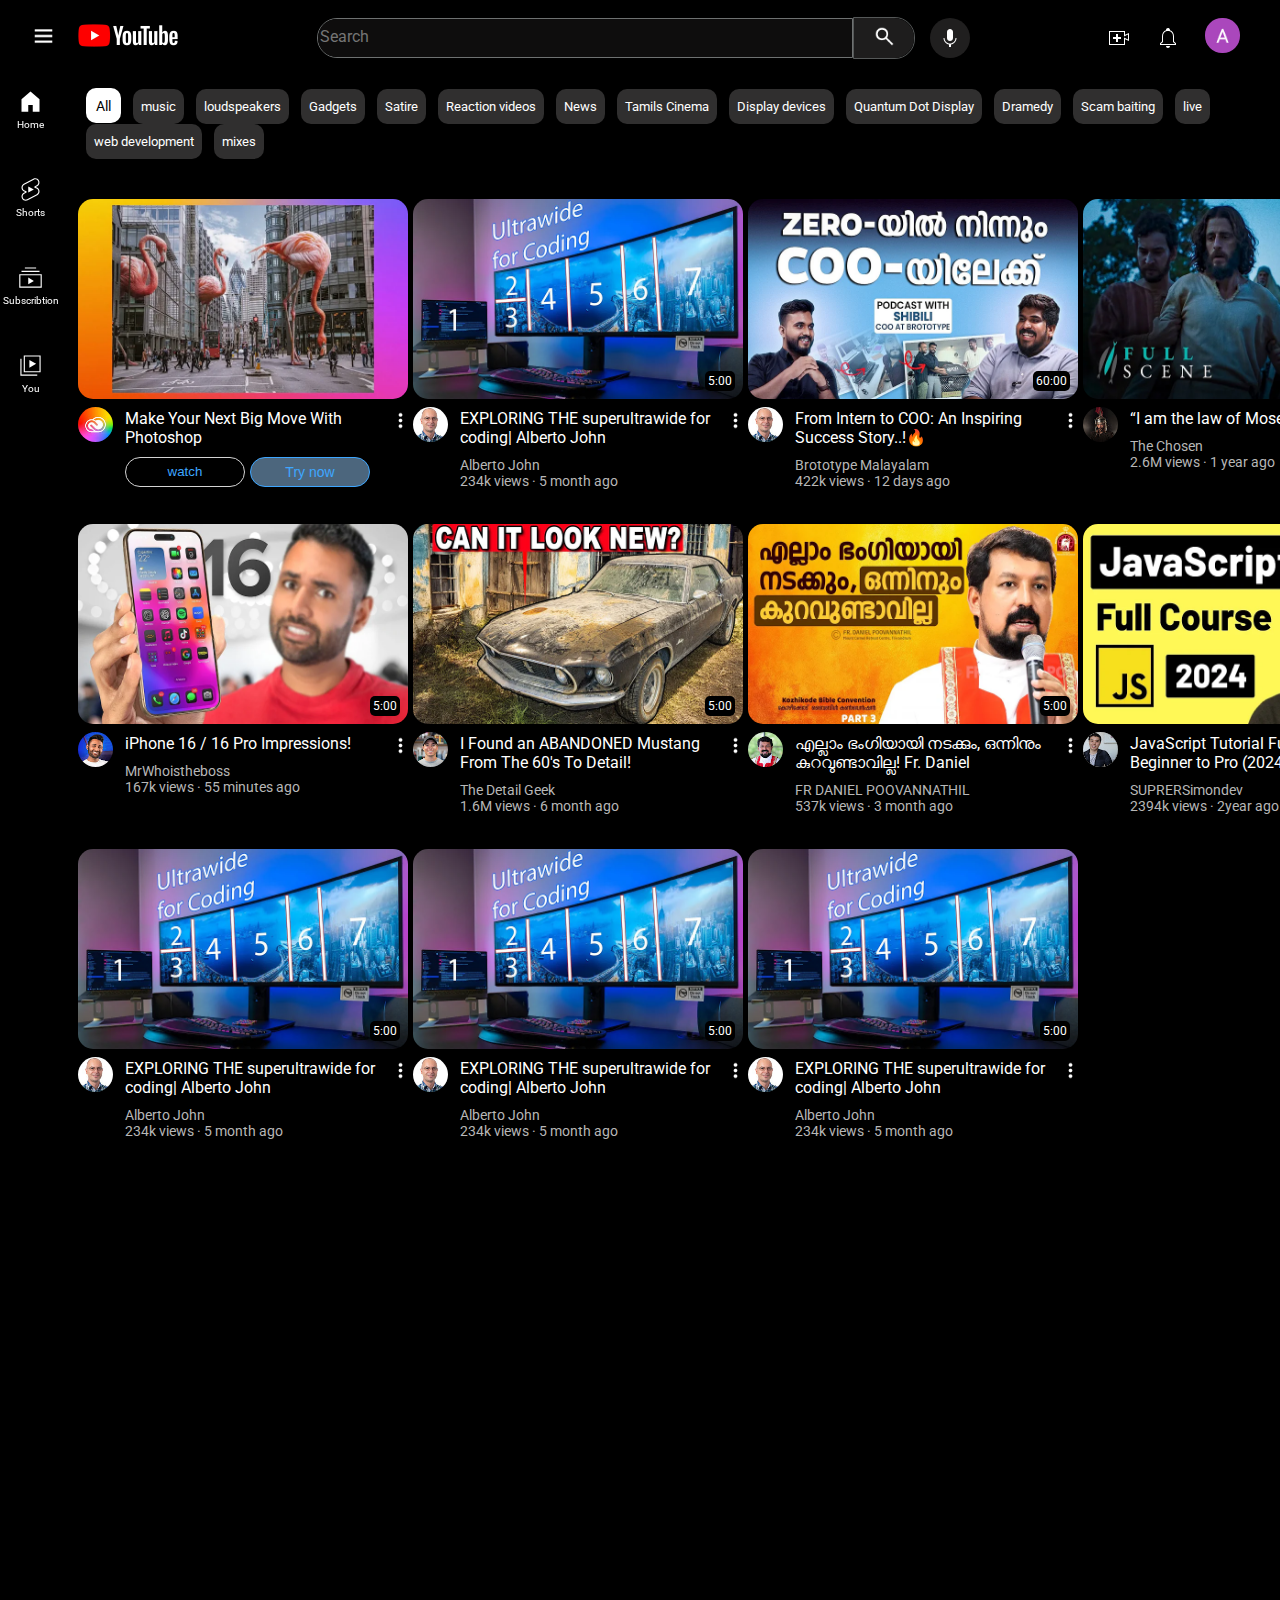
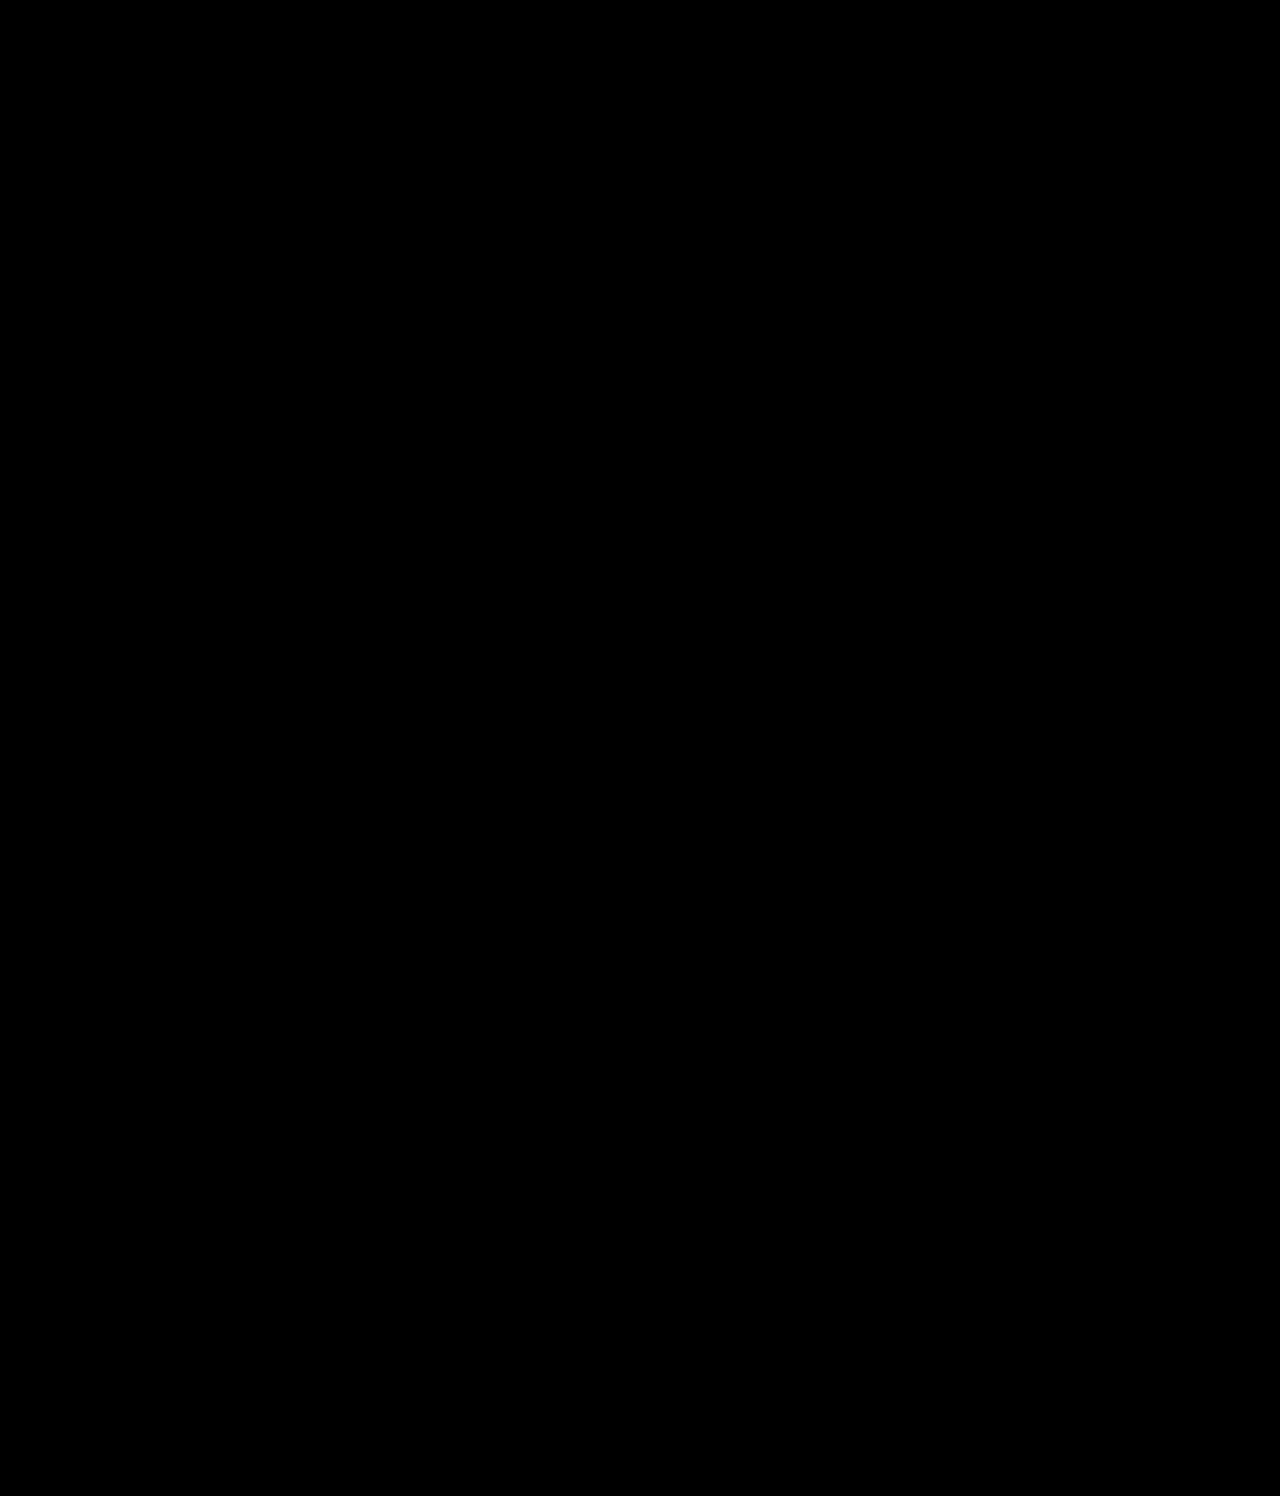
<file: index.html>
<!DOCTYPE html>
<html>

<head>
    <title>
        dark-mode
    </title>
    <link rel="preconnect" href="https://fonts.googleapis.com">
    <link rel="preconnect" href="https://fonts.gstatic.com" crossorigin>
    <link href="https://fonts.googleapis.com/css2?family=Roboto:ital,wght@0,100;0,300;0,400;0,500;0,700;0,900;1,100;1,300;1,400;1,500;1,700;1,900&display=swap" rel="stylesheet">
    
    <link rel="stylesheet" href="styles/general.css">
    <link rel="stylesheet" href="styles/video.css">
    <link rel="stylesheet" href="styles/header.css">
    <link rel="stylesheet" href="styles/sidebar.css">
    <link rel="stylesheet" href="styles/suggestionbutton.css">
</head>



<body class="body">
    
    <div class="header"><!--header div starting-->
        <div class="left-section">
           <button class="hamburger-menu-button">
            <div class="hamburger-menu-div">
                <img class="hamburger-menu" src="icons/hamburger-menu.png" >
            </div>
           </button>
            <div class="youtube-logo-div">
                <img class="youtube-logo" src="thumbnails/youtube_logo_dark.webp" alt="">

            </div>
           
        </div>
        <div class="middle-section">
            <div class="search-box-div">
                <input class="search-box" type="text" placeholder="Search">
            </div>
           
            
                <div class="search-icon-div" >
                  
                    <button class="search-button">
                       <img class="search-icon" src="icons/search_icon.png">
                    </button>

                </div>

                <div class="voice-search">
                    <svg xmlns="http://www.w3.org/2000/svg" width="100px"height="100px" viewBox="-8 -8 40 40">
                    <path 
                    d="M12 3c-1.66 0-3 1.37-3 3.07v5.86c0 1.7 1.34 3.07 3 3.07s3-1.37 3-3.07V6.07C15 4.37 13.66 3 12 3zm6.5 9h-1c0 3.03-2.47 5.5-5.5 5.5S6.5 15.03 6.5 12h-1c0 3.24 2.39 5.93 5.5 6.41V21h2v-2.59c3.11-.48 5.5-3.17 5.5-6.41z">

                    </path>
                    </svg>
                </div>
            
        </div>
        <div class="right-section"> 
            <div class="vieo-adding">
                <svg xmlns="http://www.w3.org/2000/svg"   viewBox="0 0 24 24"   >
               
                    <path d="M14 13h-3v3H9v-3H6v-2h3V8h2v3h3v2zm3-7H3v12h14v-6.39l4 1.83V8.56l-4 1.83V6m1-1v3.83L22 7v8l-4-1.83V19H2V5h16z">
        
                    </path>
                </svg>
            </div>
            <div class="notification-icon">
                <svg xmlns="http://www.w3.org/2000/svg"  viewBox="0 0 24 24"  >
                    <path d="M10 20h4c0 1.1-.9 2-2 2s-2-.9-2-2zm10-2.65V19H4v-1.65l2-1.88v-5.15C6 7.4 7.56 5.1 10 4.34v-.38c0-1.42 1.49-2.5 2.99-1.76.65.32 1.01 1.03 1.01 1.76v.39c2.44.75 4 3.06 4 5.98v5.15l2 1.87zm-1 .42-2-1.88v-5.47c0-2.47-1.19-4.36-3.13-5.1-1.26-.53-2.64-.5-3.84.03C8.15 6.11 7 7.99 7 10.42v5.47l-2 1.88V18h14v-.23z">
    
                </path>
            </svg>
            </div>
           <div class="my-profile-div">
            
            <img class="my-profile-photo" src="profilephoto/unnamed.jpg ">
           
            </div>
        </div>
    </div><!--header div ending-->


    <div class="side-bar"><!--side-bar div starting-->
       <div class="side-bar-boxes"> 

                <div>
                <svg xmlns="http://www.w3.org/2000/svg" height="27px" width="27px" viewbox=" 0 0 24 24" >
                    <path 
                         d="M4 21V10.08l8-6.96 8 6.96V21h-6v-6h-4v6H4z">

                    </path>
                </svg>
                 </div>
                <div class=" menu-name">Home</div>
            
       </div>
       
       <div class="side-bar-boxes"> 

            <div>
                <svg xmlns="http://www.w3.org/2000/svg" height="27px" width="27px" viewBox="0 0 24 24">
                    <path 
                     d="M10 14.65v-5.3L15 12l-5 2.65zm7.77-4.33-1.2-.5L18 9.06c1.84-.96 2.53-3.23 1.56-5.06s-3.24-2.53-5.07-1.56L6 6.94c-1.29.68-2.07 2.04-2 3.49.07 1.42.93 2.67 2.22 3.25.03.01 1.2.5 1.2.5L6 14.93c-1.83.97-2.53 3.24-1.56 5.07.97 1.83 3.24
                      2.53 5.07 1.56l8.5-4.5c1.29-.68 2.06-2.04 1.99-3.49-.07-1.42-.94-2.68-2.23-3.25zm-.23 5.86-8.5 4.5c-1.34.71-3.01.2-3.72-1.14-.71-1.34-.2-3.01 1.14-3.72l2.04-1.08v-1.21l-.69-.28-1.11-.46c-.99-.41-1.65-1.35-1.7-2.41-.05-1.06.52-2.06 1.46-2.56l8.5-4.5c1.34-.71 3.01-.2 
                      3.72 1.14.71 1.34.2 3.01-1.14 3.72L15.5 9.26v1.21l1.8.74c.99.41 1.65 1.35 1.7 2.41.05 1.06-.52 2.06-1.46 2.56z">
                    </path>
    
                </svg>
            </div>

            <div class=" menu-name">Shorts</div>
            
    
        </div>
       
        <div class="side-bar-boxes"> 

            <div>
                <svg xmlns="http://www.w3.org/2000/svg"height="27px" width="27px" viewBox="0 0 24 24">
                    <path 
                    d="M10 18v-6l5 3-5 3zm7-15H7v1h10V3zm3 3H4v1h16V6zm2 3H2v12h20V9zM3 10h18v10H3V10z">
    
                    </path>
                </svg>
            </div>
            <div class=" menu-name">Subscribtion</div>
    
        </div>


        <div class="side-bar-boxes"> 

            <div>
                <svg xmlns="http://www.w3.org/2000/svg"height="27px" width="27px" viewBox="0 0 24 24">
                    <path 
                      d="m11 7 6 3.5-6 3.5V7zm7 13H4V6H3v15h15v-1zm3-2H6V3h15v15zM7 17h13V4H7v13z">
    
                    </path>
                </svg>
            </div>
            <div class=" menu-name">You</div>
    
    
        </div>
       
       
       

    </div><!--side-bar ending-->


    <div class="suggestion-button">
        
       
        <button  style="background-color: white;
        color: black;
        padding-left: 10px;
        padding-right: 10px;
        font-size: 14px;">All</button>
       
        
        <button>music</button>
        <button>loudspeakers</button>
        <button>Gadgets</button>
        <button>Satire</button>
        <button>Reaction videos</button>
        <button>News</button>
        <button>Tamils Cinema</button>
        <button>Display devices</button>
        <button>Quantum Dot Display</button>
        <button>Dramedy</button>
        <button>Scam baiting</button>
        <button>live</button>
        <button>web development</button>
        <button>mixes</button>
        
        


    </div>
    
    
    
    
    
    
    
    <div class="video-grid"><!--video grid-->

        <div class="video-preview"><!--adds preview-->
            
            <div class="thumbnail-box">
                <img class="thumbnail-pic" src="thumbnails/adobeadd.webp" >
                
            </div>
        
            <div class="video-description">
                
                <div class="channel-picture-box">
                    <img class="channel-picture" src="profilephoto/adobepropic.jpg">
                 </div>
                
                
                 <div class="video-details">
                    <p class="about-video">
                        Make Your Next Big Move With Photoshop
                    </p>
                    <div class="watch-trynow">
                        <div class="watch-div">
                            <button class="watch-button">watch</button>
                        </div>
                        <div class="try-now-div">
                        <button class="try-now-button">Try now</button>
                       </div>
                        
                    </div>
                   
                </div>

                

               
                <div class="menu-box">
                    <button class="menu-button">
                        <img class="dot-icon" src="icons/more_vert_16dp_FFFFFF_FILL0_wght400_GRAD0_opsz20.png" >
                    </button>
                    
                </div>

            </div>
        </div><!--adds preview ending-->
        
        <div class="video-preview"><!--video preview-->
            
            <div class="thumbnail-box">
                <img class="thumbnail-pic" src="thumbnails/superultrawide.webp" >
                <div class="video-time">
                        5:00
                </div>
            </div>
        
            <div class="video-description">
                
                <div class="channel-picture-box">
                    <img class="channel-picture" src="profilephoto/superultrapropic.jpg">
                 </div>
                
                
                 <div class="video-details">
                    <p class="about-video">
                        EXPLORING THE superultrawide for coding| Alberto John
                    </p>
                    <p class="name-time">
                        Alberto John
                    </p>
                    <p class="name-time">
                        234k views &#183; 5 month ago
                    </p>

                </div>

               
                <div class="menu-box">
                    <button class="menu-button">
                        <img class="dot-icon" src="icons/more_vert_16dp_FFFFFF_FILL0_wght400_GRAD0_opsz20.png" >
                    </button>
                    
                </div>

            </div>
    
    
        </div><!--video preview-->

        <div class="video-preview"><!--video preview-->
            
            <div class="thumbnail-box">
                <img class="thumbnail-pic" src="thumbnails/brototypethumb.webp" >
                <div class="video-time">
                        60:00
                </div>
            </div>
        
            <div class="video-description">
                
                <div class="channel-picture-box">
                    <img class="channel-picture" src="profilephoto/superultrapropic.jpg">
                 </div>
                
                
                 <div class="video-details">
                    <p class="about-video">
                        From Intern to COO: An Inspiring Success Story..!🔥
                    </p>
                    <p class="name-time">
                        Brototype Malayalam
                    </p>
                    <p class="name-time">
                        422k views &#183; 12 days ago
                    </p>

                </div>

               
                <div class="menu-box">
                    <button class="menu-button">
                        <img class="dot-icon" src="icons/more_vert_16dp_FFFFFF_FILL0_wght400_GRAD0_opsz20.png" >
                    </button>
                    
                </div>

            </div>
    
    
        </div><!--video preview-->

        <div class="video-preview"><!--video preview-->
            
            <div class="thumbnail-box">
                <img class="thumbnail-pic" src="thumbnails/chosenthumb.webp" >
                <div class="video-time">
                        5:00
                </div>
            </div>
        
            <div class="video-description">
                
                <div class="channel-picture-box">
                    <img class="channel-picture" src="profilephoto/chosenpropic.jpg">
                 </div>
                
                
                 <div class="video-details">
                    <p class="about-video">
                        “I am the law of Moses” (Full scene)
                    </p>
                    <p class="name-time">
                        The Chosen
                    </p>
                    <p class="name-time">
                        2.6M views &#183; 1 year ago
                    </p>

                </div>

               
                <div class="menu-box">
                    <button class="menu-button">
                        <img class="dot-icon" src="icons/more_vert_16dp_FFFFFF_FILL0_wght400_GRAD0_opsz20.png" >
                    </button>
                    
                </div>

            </div>
    
    
        </div><!--video preview-->

        <div class="video-preview"><!--video preview-->
            
            <div class="thumbnail-box">
                <img class="thumbnail-pic" src="thumbnails/iphone.webp" >
                <div class="video-time">
                        5:00
                </div>
            </div>
        
            <div class="video-description">
                
                <div class="channel-picture-box">
                    <img class="channel-picture" src="profilephoto/mrwhois thepropic.jpg">
                 </div>
                
                
                 <div class="video-details">
                    <p class="about-video">
                        iPhone 16 / 16 Pro Impressions!
                    </p>
                    <p class="name-time">
                       MrWhoistheboss
                    </p>
                    <p class="name-time">
                        167k views &#183; 55 minutes ago
                    </p>

                </div>

               
                <div class="menu-box">
                    <button class="menu-button">
                        <img class="dot-icon" src="icons/more_vert_16dp_FFFFFF_FILL0_wght400_GRAD0_opsz20.png" >
                    </button>
                    
                </div>

            </div>
    
    
        </div><!--video preview-->


        <div class="video-preview"><!--video preview-->
            
            <div class="thumbnail-box">
                <img class="thumbnail-pic" src="thumbnails/mustang thumb.webp" >
                <div class="video-time">
                        5:00
                </div>
            </div>
        
            <div class="video-description">
                
                <div class="channel-picture-box">
                    <img class="channel-picture" src="profilephoto/mustangpropic.jpg">
                 </div>
                
                
                 <div class="video-details">
                    <p class="about-video">
                        I Found an ABANDONED Mustang From The 60's To Detail!
                    </p>
                    <p class="name-time">
                        
                        The Detail Geek

                    </p>
                    <p class="name-time">
                        1.6M views &#183; 6 month ago
                    </p>

                </div>

               
                <div class="menu-box">
                    <button class="menu-button">
                        <img class="dot-icon" src="icons/more_vert_16dp_FFFFFF_FILL0_wght400_GRAD0_opsz20.png" >
                    </button>
                    
                </div>

            </div>
    
    
        </div><!--video preview-->


        <div class="video-preview"><!--video preview-->
            
            <div class="thumbnail-box">
                <img class="thumbnail-pic" src="thumbnails/mountcarmelthumb.webp" >
                <div class="video-time">
                        5:00
                </div>
            </div>
        
            <div class="video-description">
                
                <div class="channel-picture-box">
                    <img class="channel-picture" src="profilephoto/danielpuvanathil.jpg">
                 </div>
                
                
                 <div class="video-details">
                    <p class="about-video">
                        എല്ലാം ഭംഗിയായി നടക്കും, ഒന്നിനും കുറവുണ്ടാവില്ല! Fr. Daniel
                    </p>
                    <p class="name-time">
                        FR DANIEL POOVANNATHIL
                    </p>
                    <p class="name-time">
                        537k views &#183; 3 month ago
                    </p>

                </div>

               
                <div class="menu-box">
                    <button class="menu-button">
                        <img class="dot-icon" src="icons/more_vert_16dp_FFFFFF_FILL0_wght400_GRAD0_opsz20.png" >
                    </button>
                    
                </div>

            </div>
    
    
        </div><!--video preview-->


        <div class="video-preview"><!--video preview-->
            
            <div class="thumbnail-box">
                <img class="thumbnail-pic" src="thumbnails/SIMONTHUMMM.webp" >
                <div class="video-time">
                        5:00
                </div>
            </div>
        
            <div class="video-description">
                
                <div class="channel-picture-box">
                    <img class="channel-picture" src="profilephoto/SIMONPIC.jpg">
                 </div>
                
                
                 <div class="video-details">
                    <p class="about-video">
                        JavaScript Tutorial Full Course - Beginner to Pro (2024)
                    </p>
                    <p class="name-time">
                       SUPRERSimondev
                    </p>
                    <p class="name-time">
                        2394k views &#183; 2year ago
                    </p>

                </div>

               
                <div class="menu-box">
                    <button class="menu-button">
                        <img class="dot-icon" src="icons/more_vert_16dp_FFFFFF_FILL0_wght400_GRAD0_opsz20.png" >
                    </button>
                    
                </div>

            </div>
    
    
        </div><!--video preview-->


        <div class="video-preview"><!--video preview-->
            
            <div class="thumbnail-box">
                <img class="thumbnail-pic" src="thumbnails/superultrawide.webp" >
                <div class="video-time">
                        5:00
                </div>
            </div>
        
            <div class="video-description">
                
                <div class="channel-picture-box">
                    <img class="channel-picture" src="profilephoto/superultrapropic.jpg">
                 </div>
                
                
                 <div class="video-details">
                    <p class="about-video">
                        EXPLORING THE superultrawide for coding| Alberto John
                    </p>
                    <p class="name-time">
                        Alberto John
                    </p>
                    <p class="name-time">
                        234k views &#183; 5 month ago
                    </p>

                </div>

               
                <div class="menu-box">
                    <button class="menu-button">
                        <img class="dot-icon" src="icons/more_vert_16dp_FFFFFF_FILL0_wght400_GRAD0_opsz20.png" >
                    </button>
                    
                </div>

            </div>
    
    
        </div><!--video preview-->


        <div class="video-preview"><!--video preview-->
            
            <div class="thumbnail-box">
                <img class="thumbnail-pic" src="thumbnails/superultrawide.webp" >
                <div class="video-time">
                        5:00
                </div>
            </div>
        
            <div class="video-description">
                
                <div class="channel-picture-box">
                    <img class="channel-picture" src="profilephoto/superultrapropic.jpg">
                 </div>
                
                
                 <div class="video-details">
                    <p class="about-video">
                        EXPLORING THE superultrawide for coding| Alberto John
                    </p>
                    <p class="name-time">
                        Alberto John
                    </p>
                    <p class="name-time">
                        234k views &#183; 5 month ago
                    </p>

                </div>

               
                <div class="menu-box">
                    <button class="menu-button">
                        <img class="dot-icon" src="icons/more_vert_16dp_FFFFFF_FILL0_wght400_GRAD0_opsz20.png" >
                    </button>
                    
                </div>

            </div>
    
    
        </div><!--video preview-->


        <div class="video-preview"><!--video preview-->
            
            <div class="thumbnail-box">
                <img class="thumbnail-pic" src="thumbnails/superultrawide.webp" >
                <div class="video-time">
                        5:00
                </div>
            </div>
        
            <div class="video-description">
                
                <div class="channel-picture-box">
                    <img class="channel-picture" src="profilephoto/superultrapropic.jpg">
                 </div>
                
                
                 <div class="video-details">
                    <p class="about-video">
                        EXPLORING THE superultrawide for coding| Alberto John
                    </p>
                    <p class="name-time">
                        Alberto John
                    </p>
                    <p class="name-time">
                        234k views &#183; 5 month ago
                    </p>

                </div>

               
                <div class="menu-box">
                    <button class="menu-button">
                        <img class="dot-icon" src="icons/more_vert_16dp_FFFFFF_FILL0_wght400_GRAD0_opsz20.png" >
                    </button>
                    
                </div>

            </div>
    
    
        </div><!--video preview-->

        

    


        




        
    

        
    
    
    
    
    
    
    
    
    
    
    </div><!--video grid-->

</body>



</html>
</file>
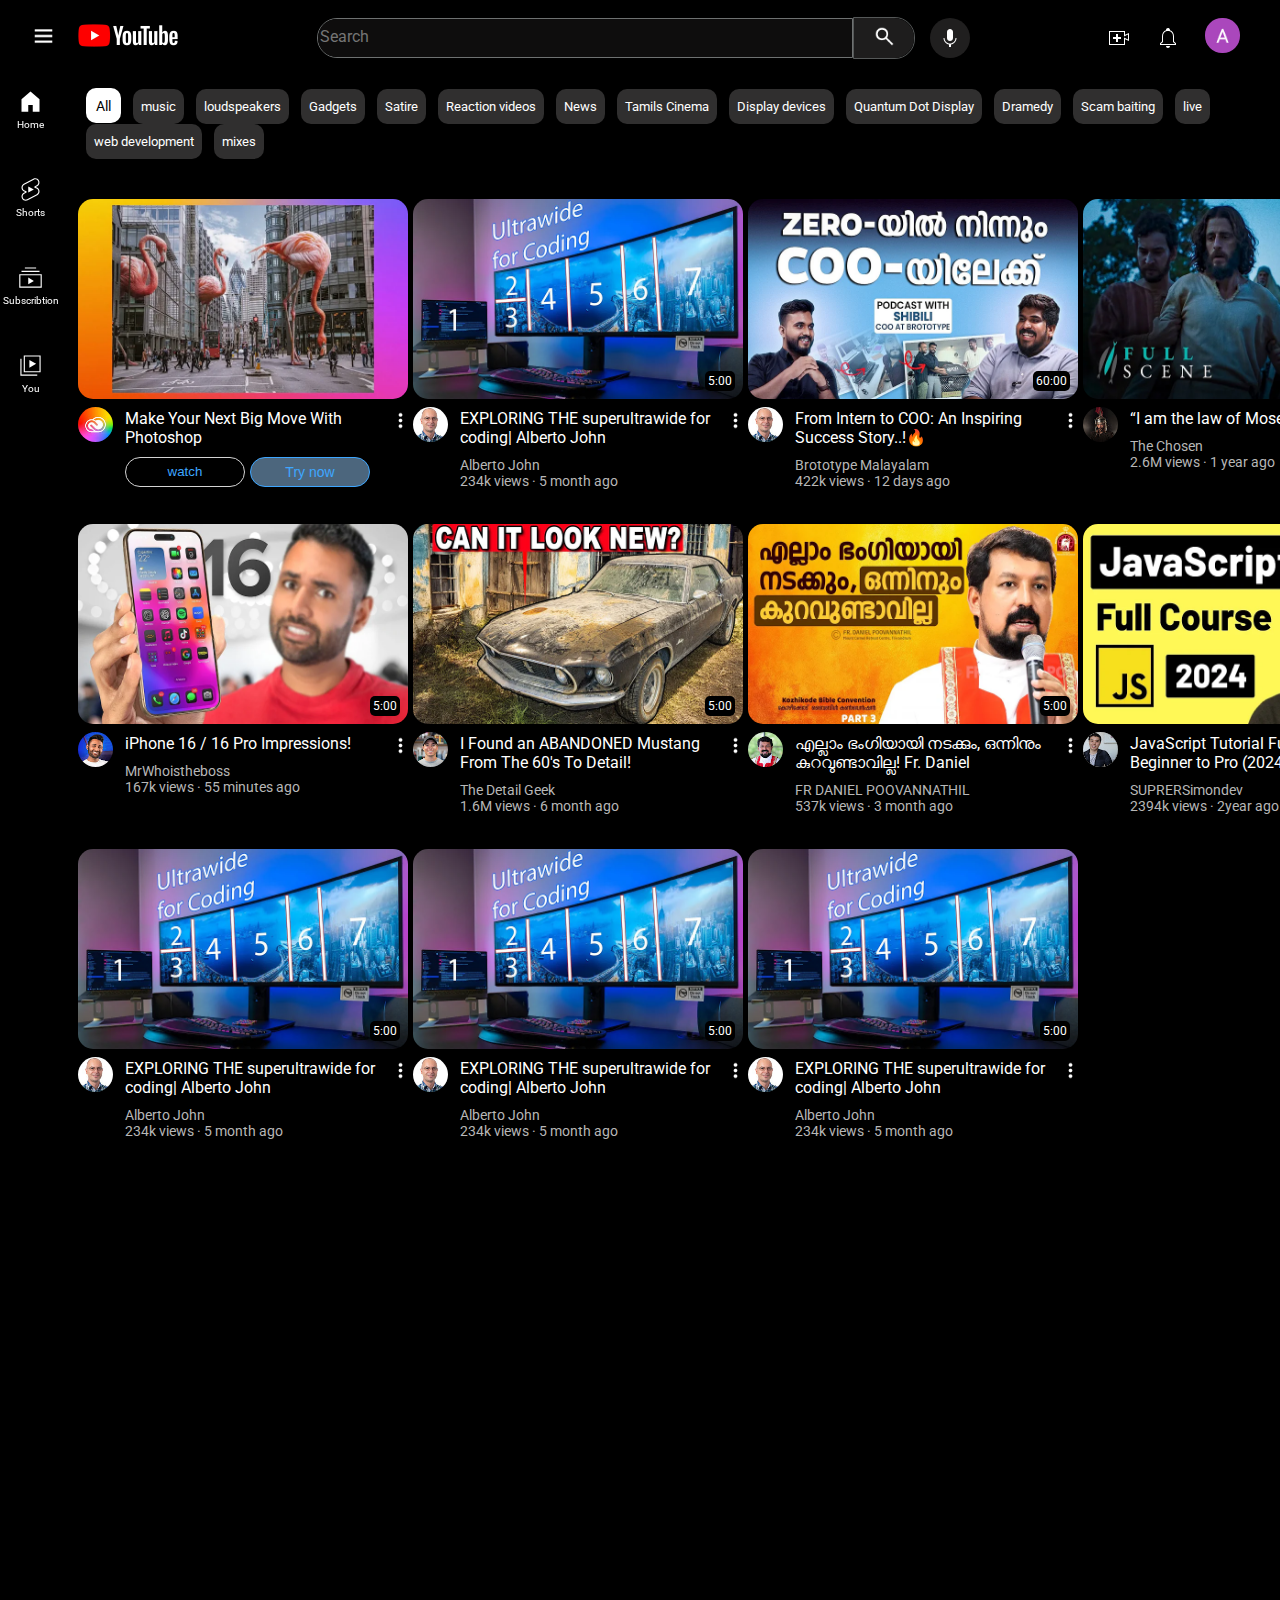
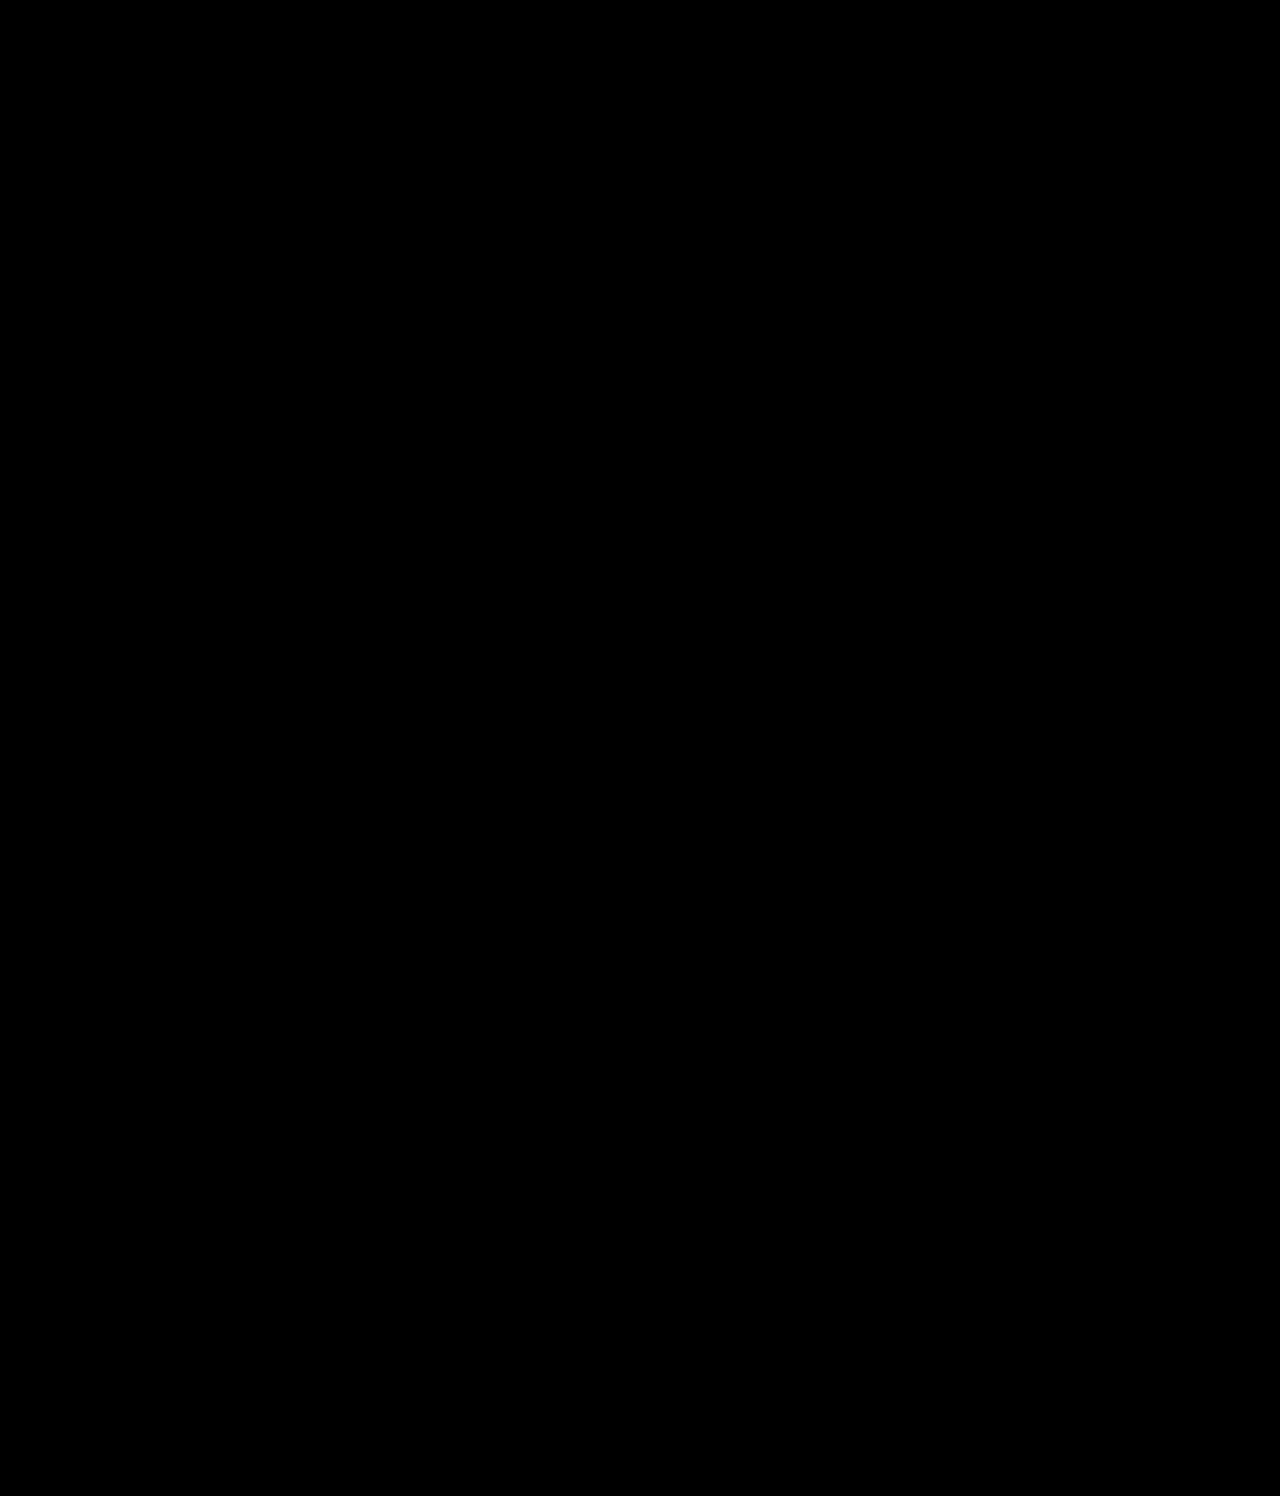
<file: d-youtube.html>
<!DOCTYPE html>
<html>

<head>
    <title>
        dark-mode
    </title>
    <link rel="preconnect" href="https://fonts.googleapis.com">
    <link rel="preconnect" href="https://fonts.gstatic.com" crossorigin>
    <link href="https://fonts.googleapis.com/css2?family=Roboto:ital,wght@0,100;0,300;0,400;0,500;0,700;0,900;1,100;1,300;1,400;1,500;1,700;1,900&display=swap" rel="stylesheet">
    
    <link rel="stylesheet" href="styles/general.css">
    <link rel="stylesheet" href="styles/video.css">
    <link rel="stylesheet" href="styles/header.css">
    <link rel="stylesheet" href="styles/sidebar.css">
    <link rel="stylesheet" href="styles/suggestionbutton.css">
</head>



<body class="body">
    
    <div class="header"><!--header div starting-->
        <div class="left-section">
           <button class="hamburger-menu-button">
            <div class="hamburger-menu-div">
                <img class="hamburger-menu" src="icons/hamburger-menu.png" >
            </div>
           </button>
            <div class="youtube-logo-div">
                <img class="youtube-logo" src="thumbnails/youtube_logo_dark.webp" alt="">

            </div>
           
        </div>
        <div class="middle-section">
            <div class="search-box-div">
                <input class="search-box" type="text" placeholder="Search">
            </div>
           
            
                <div class="search-icon-div" >
                  
                    <button class="search-button">
                       <img class="search-icon" src="icons/search_icon.png">
                    </button>

                </div>

                <div class="voice-search">
                    <svg xmlns="http://www.w3.org/2000/svg" width="100px"height="100px" viewBox="-8 -8 40 40">
                    <path 
                    d="M12 3c-1.66 0-3 1.37-3 3.07v5.86c0 1.7 1.34 3.07 3 3.07s3-1.37 3-3.07V6.07C15 4.37 13.66 3 12 3zm6.5 9h-1c0 3.03-2.47 5.5-5.5 5.5S6.5 15.03 6.5 12h-1c0 3.24 2.39 5.93 5.5 6.41V21h2v-2.59c3.11-.48 5.5-3.17 5.5-6.41z">

                    </path>
                    </svg>
                </div>
            
        </div>
        <div class="right-section"> 
            <div class="vieo-adding">
                <svg xmlns="http://www.w3.org/2000/svg"   viewBox="0 0 24 24"   >
               
                    <path d="M14 13h-3v3H9v-3H6v-2h3V8h2v3h3v2zm3-7H3v12h14v-6.39l4 1.83V8.56l-4 1.83V6m1-1v3.83L22 7v8l-4-1.83V19H2V5h16z">
        
                    </path>
                </svg>
            </div>
            <div class="notification-icon">
                <svg xmlns="http://www.w3.org/2000/svg"  viewBox="0 0 24 24"  >
                    <path d="M10 20h4c0 1.1-.9 2-2 2s-2-.9-2-2zm10-2.65V19H4v-1.65l2-1.88v-5.15C6 7.4 7.56 5.1 10 4.34v-.38c0-1.42 1.49-2.5 2.99-1.76.65.32 1.01 1.03 1.01 1.76v.39c2.44.75 4 3.06 4 5.98v5.15l2 1.87zm-1 .42-2-1.88v-5.47c0-2.47-1.19-4.36-3.13-5.1-1.26-.53-2.64-.5-3.84.03C8.15 6.11 7 7.99 7 10.42v5.47l-2 1.88V18h14v-.23z">
    
                </path>
            </svg>
            </div>
           <div class="my-profile-div">
            
            <img class="my-profile-photo" src="profilephoto/unnamed.jpg ">
           
            </div>
        </div>
    </div><!--header div ending-->


    <div class="side-bar"><!--side-bar div starting-->
       <div class="side-bar-boxes"> 

                <div>
                <svg xmlns="http://www.w3.org/2000/svg" height="27px" width="27px" viewbox=" 0 0 24 24" >
                    <path 
                         d="M4 21V10.08l8-6.96 8 6.96V21h-6v-6h-4v6H4z">

                    </path>
                </svg>
                 </div>
                <div class=" menu-name">Home</div>
            
       </div>
       
       <div class="side-bar-boxes"> 

            <div>
                <svg xmlns="http://www.w3.org/2000/svg" height="27px" width="27px" viewBox="0 0 24 24">
                    <path 
                     d="M10 14.65v-5.3L15 12l-5 2.65zm7.77-4.33-1.2-.5L18 9.06c1.84-.96 2.53-3.23 1.56-5.06s-3.24-2.53-5.07-1.56L6 6.94c-1.29.68-2.07 2.04-2 3.49.07 1.42.93 2.67 2.22 3.25.03.01 1.2.5 1.2.5L6 14.93c-1.83.97-2.53 3.24-1.56 5.07.97 1.83 3.24
                      2.53 5.07 1.56l8.5-4.5c1.29-.68 2.06-2.04 1.99-3.49-.07-1.42-.94-2.68-2.23-3.25zm-.23 5.86-8.5 4.5c-1.34.71-3.01.2-3.72-1.14-.71-1.34-.2-3.01 1.14-3.72l2.04-1.08v-1.21l-.69-.28-1.11-.46c-.99-.41-1.65-1.35-1.7-2.41-.05-1.06.52-2.06 1.46-2.56l8.5-4.5c1.34-.71 3.01-.2 
                      3.72 1.14.71 1.34.2 3.01-1.14 3.72L15.5 9.26v1.21l1.8.74c.99.41 1.65 1.35 1.7 2.41.05 1.06-.52 2.06-1.46 2.56z">
                    </path>
    
                </svg>
            </div>

            <div class=" menu-name">Shorts</div>
            
    
        </div>
       
        <div class="side-bar-boxes"> 

            <div>
                <svg xmlns="http://www.w3.org/2000/svg"height="27px" width="27px" viewBox="0 0 24 24">
                    <path 
                    d="M10 18v-6l5 3-5 3zm7-15H7v1h10V3zm3 3H4v1h16V6zm2 3H2v12h20V9zM3 10h18v10H3V10z">
    
                    </path>
                </svg>
            </div>
            <div class=" menu-name">Subscribtion</div>
    
        </div>


        <div class="side-bar-boxes"> 

            <div>
                <svg xmlns="http://www.w3.org/2000/svg"height="27px" width="27px" viewBox="0 0 24 24">
                    <path 
                      d="m11 7 6 3.5-6 3.5V7zm7 13H4V6H3v15h15v-1zm3-2H6V3h15v15zM7 17h13V4H7v13z">
    
                    </path>
                </svg>
            </div>
            <div class=" menu-name">You</div>
    
    
        </div>
       
       
       

    </div><!--side-bar ending-->


    <div class="suggestion-button">
        
       
        <button  style="background-color: white;
        color: black;
        padding-left: 10px;
        padding-right: 10px;
        font-size: 14px;">All</button>
       
        
        <button>music</button>
        <button>loudspeakers</button>
        <button>Gadgets</button>
        <button>Satire</button>
        <button>Reaction videos</button>
        <button>News</button>
        <button>Tamils Cinema</button>
        <button>Display devices</button>
        <button>Quantum Dot Display</button>
        <button>Dramedy</button>
        <button>Scam baiting</button>
        <button>live</button>
        <button>web development</button>
        <button>mixes</button>
        
        


    </div>
    
    
    
    
    
    
    
    <div class="video-grid"><!--video grid-->

        <div class="video-preview"><!--adds preview-->
            
            <div class="thumbnail-box">
                <img class="thumbnail-pic" src="thumbnails/adobeadd.webp" >
                
            </div>
        
            <div class="video-description">
                
                <div class="channel-picture-box">
                    <img class="channel-picture" src="profilephoto/adobepropic.jpg">
                 </div>
                
                
                 <div class="video-details">
                    <p class="about-video">
                        Make Your Next Big Move With Photoshop
                    </p>
                    <div class="watch-trynow">
                        <div class="watch-div">
                            <button class="watch-button">watch</button>
                        </div>
                        <div class="try-now-div">
                        <button class="try-now-button">Try now</button>
                       </div>
                        
                    </div>
                   
                </div>

                

               
                <div class="menu-box">
                    <button class="menu-button">
                        <img class="dot-icon" src="icons/more_vert_16dp_FFFFFF_FILL0_wght400_GRAD0_opsz20.png" >
                    </button>
                    
                </div>

            </div>
        </div><!--adds preview ending-->
        
        <div class="video-preview"><!--video preview-->
            
            <div class="thumbnail-box">
                <img class="thumbnail-pic" src="thumbnails/superultrawide.webp" >
                <div class="video-time">
                        5:00
                </div>
            </div>
        
            <div class="video-description">
                
                <div class="channel-picture-box">
                    <img class="channel-picture" src="profilephoto/superultrapropic.jpg">
                 </div>
                
                
                 <div class="video-details">
                    <p class="about-video">
                        EXPLORING THE superultrawide for coding| Alberto John
                    </p>
                    <p class="name-time">
                        Alberto John
                    </p>
                    <p class="name-time">
                        234k views &#183; 5 month ago
                    </p>

                </div>

               
                <div class="menu-box">
                    <button class="menu-button">
                        <img class="dot-icon" src="icons/more_vert_16dp_FFFFFF_FILL0_wght400_GRAD0_opsz20.png" >
                    </button>
                    
                </div>

            </div>
    
    
        </div><!--video preview-->

        <div class="video-preview"><!--video preview-->
            
            <div class="thumbnail-box">
                <img class="thumbnail-pic" src="thumbnails/brototypethumb.webp" >
                <div class="video-time">
                        60:00
                </div>
            </div>
        
            <div class="video-description">
                
                <div class="channel-picture-box">
                    <img class="channel-picture" src="profilephoto/superultrapropic.jpg">
                 </div>
                
                
                 <div class="video-details">
                    <p class="about-video">
                        From Intern to COO: An Inspiring Success Story..!🔥
                    </p>
                    <p class="name-time">
                        Brototype Malayalam
                    </p>
                    <p class="name-time">
                        422k views &#183; 12 days ago
                    </p>

                </div>

               
                <div class="menu-box">
                    <button class="menu-button">
                        <img class="dot-icon" src="icons/more_vert_16dp_FFFFFF_FILL0_wght400_GRAD0_opsz20.png" >
                    </button>
                    
                </div>

            </div>
    
    
        </div><!--video preview-->

        <div class="video-preview"><!--video preview-->
            
            <div class="thumbnail-box">
                <img class="thumbnail-pic" src="thumbnails/chosenthumb.webp" >
                <div class="video-time">
                        5:00
                </div>
            </div>
        
            <div class="video-description">
                
                <div class="channel-picture-box">
                    <img class="channel-picture" src="profilephoto/chosenpropic.jpg">
                 </div>
                
                
                 <div class="video-details">
                    <p class="about-video">
                        “I am the law of Moses” (Full scene)
                    </p>
                    <p class="name-time">
                        The Chosen
                    </p>
                    <p class="name-time">
                        2.6M views &#183; 1 year ago
                    </p>

                </div>

               
                <div class="menu-box">
                    <button class="menu-button">
                        <img class="dot-icon" src="icons/more_vert_16dp_FFFFFF_FILL0_wght400_GRAD0_opsz20.png" >
                    </button>
                    
                </div>

            </div>
    
    
        </div><!--video preview-->

        <div class="video-preview"><!--video preview-->
            
            <div class="thumbnail-box">
                <img class="thumbnail-pic" src="thumbnails/iphone.webp" >
                <div class="video-time">
                        5:00
                </div>
            </div>
        
            <div class="video-description">
                
                <div class="channel-picture-box">
                    <img class="channel-picture" src="profilephoto/mrwhois thepropic.jpg">
                 </div>
                
                
                 <div class="video-details">
                    <p class="about-video">
                        iPhone 16 / 16 Pro Impressions!
                    </p>
                    <p class="name-time">
                       MrWhoistheboss
                    </p>
                    <p class="name-time">
                        167k views &#183; 55 minutes ago
                    </p>

                </div>

               
                <div class="menu-box">
                    <button class="menu-button">
                        <img class="dot-icon" src="icons/more_vert_16dp_FFFFFF_FILL0_wght400_GRAD0_opsz20.png" >
                    </button>
                    
                </div>

            </div>
    
    
        </div><!--video preview-->


        <div class="video-preview"><!--video preview-->
            
            <div class="thumbnail-box">
                <img class="thumbnail-pic" src="thumbnails/mustang thumb.webp" >
                <div class="video-time">
                        5:00
                </div>
            </div>
        
            <div class="video-description">
                
                <div class="channel-picture-box">
                    <img class="channel-picture" src="profilephoto/mustangpropic.jpg">
                 </div>
                
                
                 <div class="video-details">
                    <p class="about-video">
                        I Found an ABANDONED Mustang From The 60's To Detail!
                    </p>
                    <p class="name-time">
                        
                        The Detail Geek

                    </p>
                    <p class="name-time">
                        1.6M views &#183; 6 month ago
                    </p>

                </div>

               
                <div class="menu-box">
                    <button class="menu-button">
                        <img class="dot-icon" src="icons/more_vert_16dp_FFFFFF_FILL0_wght400_GRAD0_opsz20.png" >
                    </button>
                    
                </div>

            </div>
    
    
        </div><!--video preview-->


        <div class="video-preview"><!--video preview-->
            
            <div class="thumbnail-box">
                <img class="thumbnail-pic" src="thumbnails/mountcarmelthumb.webp" >
                <div class="video-time">
                        5:00
                </div>
            </div>
        
            <div class="video-description">
                
                <div class="channel-picture-box">
                    <img class="channel-picture" src="profilephoto/danielpuvanathil.jpg">
                 </div>
                
                
                 <div class="video-details">
                    <p class="about-video">
                        എല്ലാം ഭംഗിയായി നടക്കും, ഒന്നിനും കുറവുണ്ടാവില്ല! Fr. Daniel
                    </p>
                    <p class="name-time">
                        FR DANIEL POOVANNATHIL
                    </p>
                    <p class="name-time">
                        537k views &#183; 3 month ago
                    </p>

                </div>

               
                <div class="menu-box">
                    <button class="menu-button">
                        <img class="dot-icon" src="icons/more_vert_16dp_FFFFFF_FILL0_wght400_GRAD0_opsz20.png" >
                    </button>
                    
                </div>

            </div>
    
    
        </div><!--video preview-->


        <div class="video-preview"><!--video preview-->
            
            <div class="thumbnail-box">
                <img class="thumbnail-pic" src="thumbnails/SIMONTHUMMM.webp" >
                <div class="video-time">
                        5:00
                </div>
            </div>
        
            <div class="video-description">
                
                <div class="channel-picture-box">
                    <img class="channel-picture" src="profilephoto/SIMONPIC.jpg">
                 </div>
                
                
                 <div class="video-details">
                    <p class="about-video">
                        JavaScript Tutorial Full Course - Beginner to Pro (2024)
                    </p>
                    <p class="name-time">
                       SUPRERSimondev
                    </p>
                    <p class="name-time">
                        2394k views &#183; 2year ago
                    </p>

                </div>

               
                <div class="menu-box">
                    <button class="menu-button">
                        <img class="dot-icon" src="icons/more_vert_16dp_FFFFFF_FILL0_wght400_GRAD0_opsz20.png" >
                    </button>
                    
                </div>

            </div>
    
    
        </div><!--video preview-->


        <div class="video-preview"><!--video preview-->
            
            <div class="thumbnail-box">
                <img class="thumbnail-pic" src="thumbnails/superultrawide.webp" >
                <div class="video-time">
                        5:00
                </div>
            </div>
        
            <div class="video-description">
                
                <div class="channel-picture-box">
                    <img class="channel-picture" src="profilephoto/superultrapropic.jpg">
                 </div>
                
                
                 <div class="video-details">
                    <p class="about-video">
                        EXPLORING THE superultrawide for coding| Alberto John
                    </p>
                    <p class="name-time">
                        Alberto John
                    </p>
                    <p class="name-time">
                        234k views &#183; 5 month ago
                    </p>

                </div>

               
                <div class="menu-box">
                    <button class="menu-button">
                        <img class="dot-icon" src="icons/more_vert_16dp_FFFFFF_FILL0_wght400_GRAD0_opsz20.png" >
                    </button>
                    
                </div>

            </div>
    
    
        </div><!--video preview-->


        <div class="video-preview"><!--video preview-->
            
            <div class="thumbnail-box">
                <img class="thumbnail-pic" src="thumbnails/superultrawide.webp" >
                <div class="video-time">
                        5:00
                </div>
            </div>
        
            <div class="video-description">
                
                <div class="channel-picture-box">
                    <img class="channel-picture" src="profilephoto/superultrapropic.jpg">
                 </div>
                
                
                 <div class="video-details">
                    <p class="about-video">
                        EXPLORING THE superultrawide for coding| Alberto John
                    </p>
                    <p class="name-time">
                        Alberto John
                    </p>
                    <p class="name-time">
                        234k views &#183; 5 month ago
                    </p>

                </div>

               
                <div class="menu-box">
                    <button class="menu-button">
                        <img class="dot-icon" src="icons/more_vert_16dp_FFFFFF_FILL0_wght400_GRAD0_opsz20.png" >
                    </button>
                    
                </div>

            </div>
    
    
        </div><!--video preview-->


        <div class="video-preview"><!--video preview-->
            
            <div class="thumbnail-box">
                <img class="thumbnail-pic" src="thumbnails/superultrawide.webp" >
                <div class="video-time">
                        5:00
                </div>
            </div>
        
            <div class="video-description">
                
                <div class="channel-picture-box">
                    <img class="channel-picture" src="profilephoto/superultrapropic.jpg">
                 </div>
                
                
                 <div class="video-details">
                    <p class="about-video">
                        EXPLORING THE superultrawide for coding| Alberto John
                    </p>
                    <p class="name-time">
                        Alberto John
                    </p>
                    <p class="name-time">
                        234k views &#183; 5 month ago
                    </p>

                </div>

               
                <div class="menu-box">
                    <button class="menu-button">
                        <img class="dot-icon" src="icons/more_vert_16dp_FFFFFF_FILL0_wght400_GRAD0_opsz20.png" >
                    </button>
                    
                </div>

            </div>
    
    
        </div><!--video preview-->

        

    


        




        
    

        
    
    
    
    
    
    
    
    
    
    
    </div><!--video grid-->

</body>



</html>
</file>
<file: styles/general.css>
.body
{
   background-color: rgb(0, 0, 0);
    height: 3000px;
    padding-top: 80px;
    padding-left: 70px;

}
p
{
    margin: 0px;
}
.about-video
{
    padding: 10px 0px 10px 0px;
    
   
}
</file>
<file: styles/video.css>
.video-grid
{
    display: grid;
    grid-template-columns: 1fr 1fr 1fr 1fr;
}   
.video-preview
{   
    
        display: inline-block;
        background-color: black;
        color: white;
        margin-top: 10px;
        margin-bottom: 25px;
    
    
}
.thumbnail-box
{
    height: 200px;
    width: 330px;
   position: relative;
    

}
.about-video
{
    display: inline-block;
}
.name-time
{
    font-size: 14px;
    color: rgb(183, 183, 183);
}

.video-time
{
    background-color: black;
    color: white;
    position: absolute;
    bottom: 8px;
    right: 8px;
    font-family: roboto,Arial, Helvetica, sans-serif;
    border-radius: 5px;
    padding: 3px;
    font-size: 12px;

}
.thumbnail-pic
{
    height: 100%;
    width: 100%;
    border-radius: 15px;
   
}
.video-description
{
    display: grid;
    grid-template-columns: 35px 275px 25px;
}
.channel-picture-box
{
    padding-top: 8px;
}
.channel-picture
{
    width: 100%;
    
    border-radius: 25px;
}
.video-details
{
    padding-left: 12px;
    font-family: roboto,Arial, Helvetica, sans-serif ;
}
.watch-trynow
{
    display: flex;
    grid-template-columns: 140 140;
}
.watch-div
{
 display: inline-block;
 
 
 
 
}
.watch-button
{
    width: 120px;
    background-color: black;
    color: rgb(62, 166, 255);
    border-style: solid;
    border-width: 1px;
    border-color: lightgray;
    border-radius: 30px;
    height: 30px;
    margin-right: 5px;
}
.try-now-div
{
 display: inline-block;
}
.try-now-button
{
    width: 120px;
    background-color: rgb(76, 102, 125);
    color: blue;
    border-style: solid;
    border-width: 1px;
    border-color: rgb(62, 166, 255);
    border-radius: 30px;
    height: 30px;
    font-size: 14px;
    color: rgb(62, 166, 255);;
}

.menu-box
{
   width: 25px;
   height: 25px;
}
.menu-button
{
    background-color: black;
    height: 30px;
    width:30px;
    display: flex;
    align-items: center;
    margin-top: 7px;
    padding: 0%;
    border: none;
}
.dot-icon
{
    height: 25px;
    width:25px;
    
    margin: 0;
    border-color: black;
    

}
</file>
<file: styles/header.css>
.header
{
    display: flex;
    height: 75px;
    justify-content: space-between;
    position: fixed;
    top: 0;
    left: 0;
    right: 0;
    background-color: rgb(0, 0, 0);
    z-index: 100;

}
.left-section
{
    
    display: flex;
    align-items: center;
    width: 300px;
}
.youtube-logo-div
{
    padding: 2%;
    margin-left: -15px;
}

.youtube-logo
{
    height: 75px;
    width: 150px;

}
.hamburger-menu-div
{
    display: inline-block;
    margin-left: 25px;
}
.hamburger-menu-button
{
    border: none;
    background-color: black;
    
}
.hamburger-menu
{
    height: 30px;
    width: 25px;
    
}




.middle-section
{
    
    margin-left: -200px;
    display: flex;
    align-items: center;
}
.search-box-div
{
    display: flex;
    border-color: rgb(110, 113, 113);
    border-style: solid;
    border-width: 0.5px;
    border-top-left-radius: 20px;
    border-bottom-left-radius: 20px;
    margin-left: 80px;
}
.search-box
{
    width: 530px;
    height: 36px;
    border-top-left-radius: 20px;
    border-bottom-left-radius: 20px;
    background-color: rgb(14, 13, 13);
    border: none;
}
.search-box::placeholder
{
    font-family:roboto,Arial, Helvetica, sans-serif;
    font-size: medium;
}
.search-button
{
    width: 70px;
    height: 40px;
    margin: 0%;
    background-color: rgb(30, 29, 29);
    border-top-right-radius: 20px;
    border-bottom-right-radius: 20px;
    border: none;
    
}
.search-icon-div
{
    
    border-color: rgb(85, 88, 88);
    display: flex;
    border-width: 0.5px;
    align-items: center;
    
    
    
    border-style: solid;
    height: 40px;
    width: 60px;
    
    border-top-right-radius: 20px;
    border-bottom-right-radius: 20px;
   
}
.search-icon
{
    height: 25px;
    width: 25px;
    
}
.voice-search
{
    width: 40px;
    height: 40px;
    fill: white;
    background-color: rgb(32, 31, 31);
    border-radius: 20px;
    display: flex;
    align-items: center;
    margin-left: 15px;
}


.right-section
{
    
    display: flex;
    align-items: center;
}
.vieo-adding
{
    width: 24px;
    height: 24px;
    fill: white;
    margin-right: 25px;
}
.notification-icon
{
    width: 24px;
    height: 24px;
    fill: white;
    margin-right: 25px;
}
.my-profile-div
{
    margin-right: 40px;
}
.my-profile-photo
{
    height: 35px;
    width: 35px;
    border-radius: 17px;
}
</file>
<file: styles/sidebar.css>
.side-bar
{
    
    width: 300px;
    position: fixed;
    top: 75px;
    left: 0;
    bottom: 0;
    width: 40px;
}
.side-bar-boxes
{
   
    height: 68px;
    width: 60px;
    margin-bottom: 20px;
    display: flex;
    align-items: center;
    justify-content: center;
    fill: white;
    flex-direction: column;
}
.menu-name
{
    color: white;
    font-family: roboto,Arial, Helvetica, sans-serif;
    font-size: 10px;
    padding-left: 1px;
}
.side-bar-boxes:hover
{
    background-color: rgb(64, 64, 64);
    border-radius: 6px;
}
</file>
<file: styles/suggestionbutton.css>
.suggestion-button
{
    margin-bottom: 30px;
}
.all-button
{
    background-color: white;
    color: black;
    font-family: roboto,arial;
    height: 35px;
}    
.suggestion-button button
{
    padding-left: 8px;
    padding-top: 5px;
    padding-right: 8px;
    padding-bottom: 5px;
    background-color: rgb(48, 47, 47);
    border-radius: 10px;
    border: none;
    color: white;
    font-family: roboto,Arial, Helvetica, sans-serif;
    height: 35px;
    margin-left: 8px;
}
.suggestion-button button:hover
{
    background-color: rgb(64, 64, 64);
}
</file>
